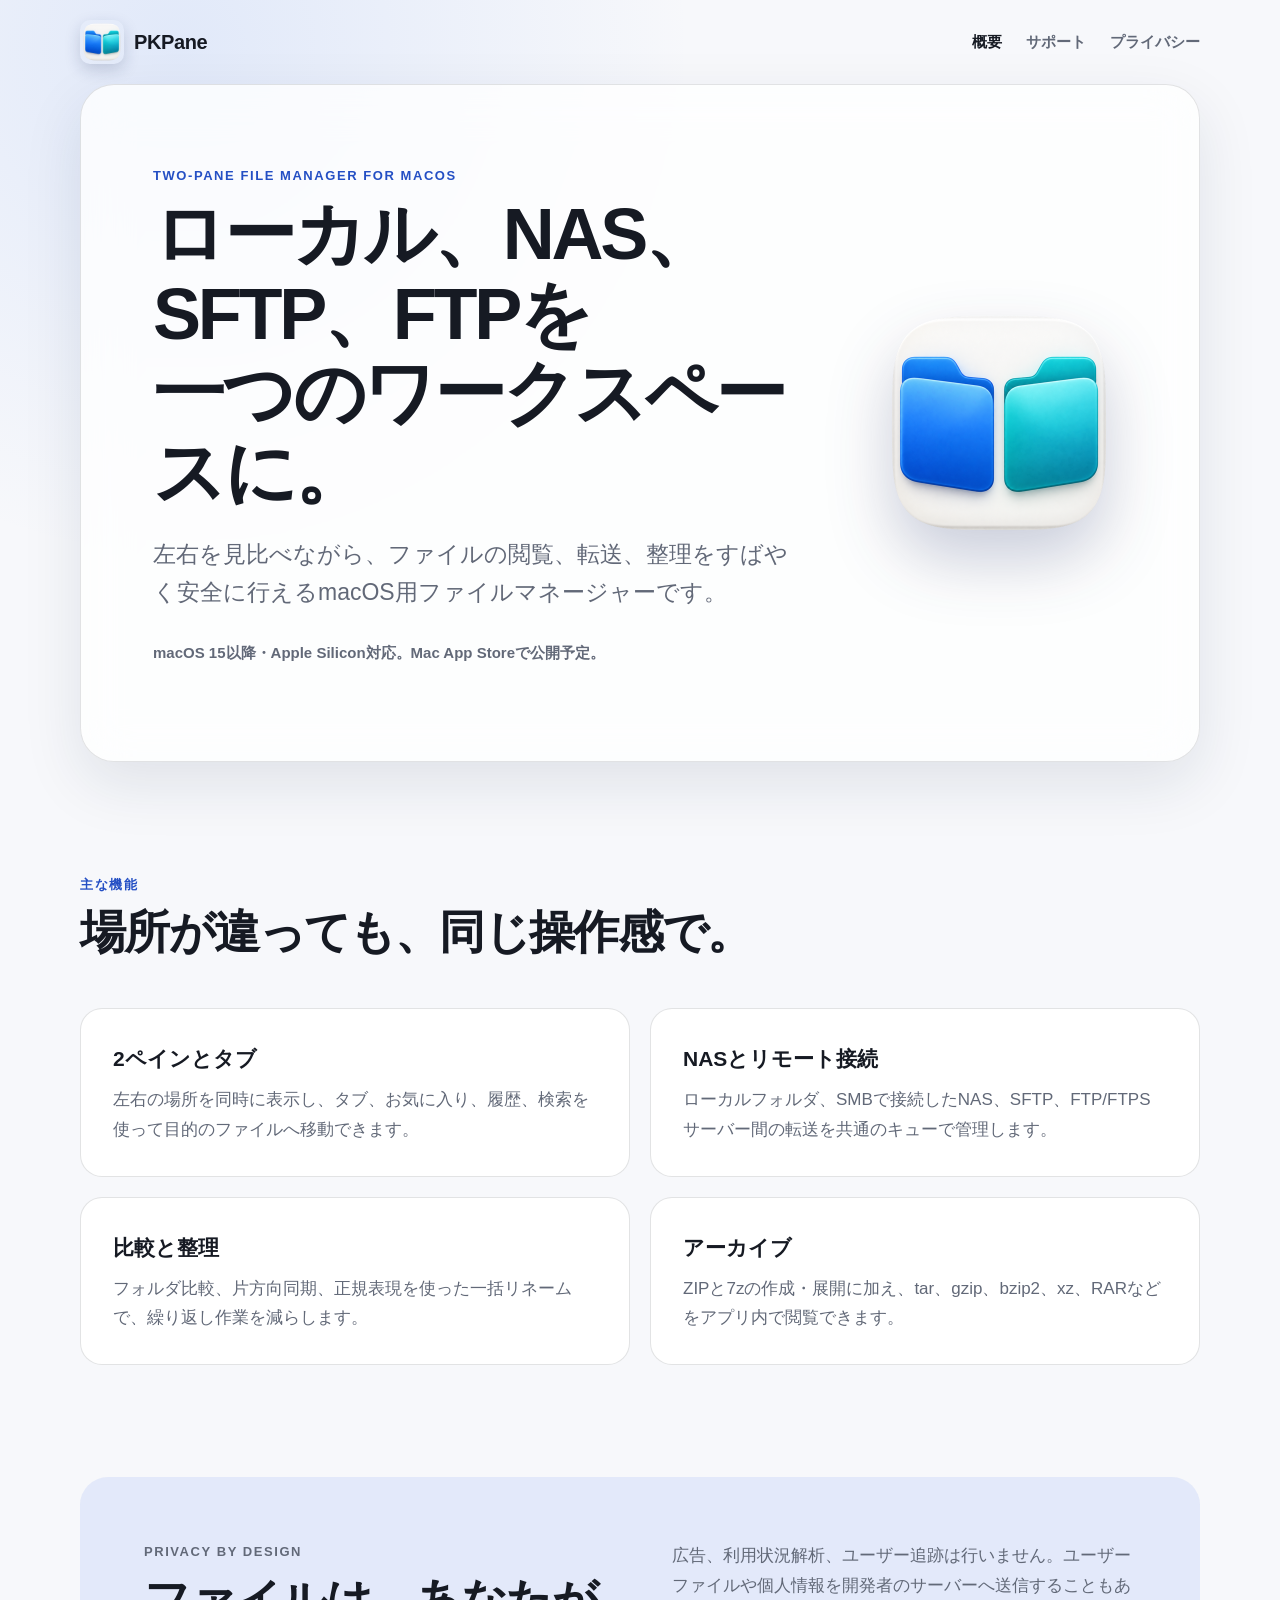
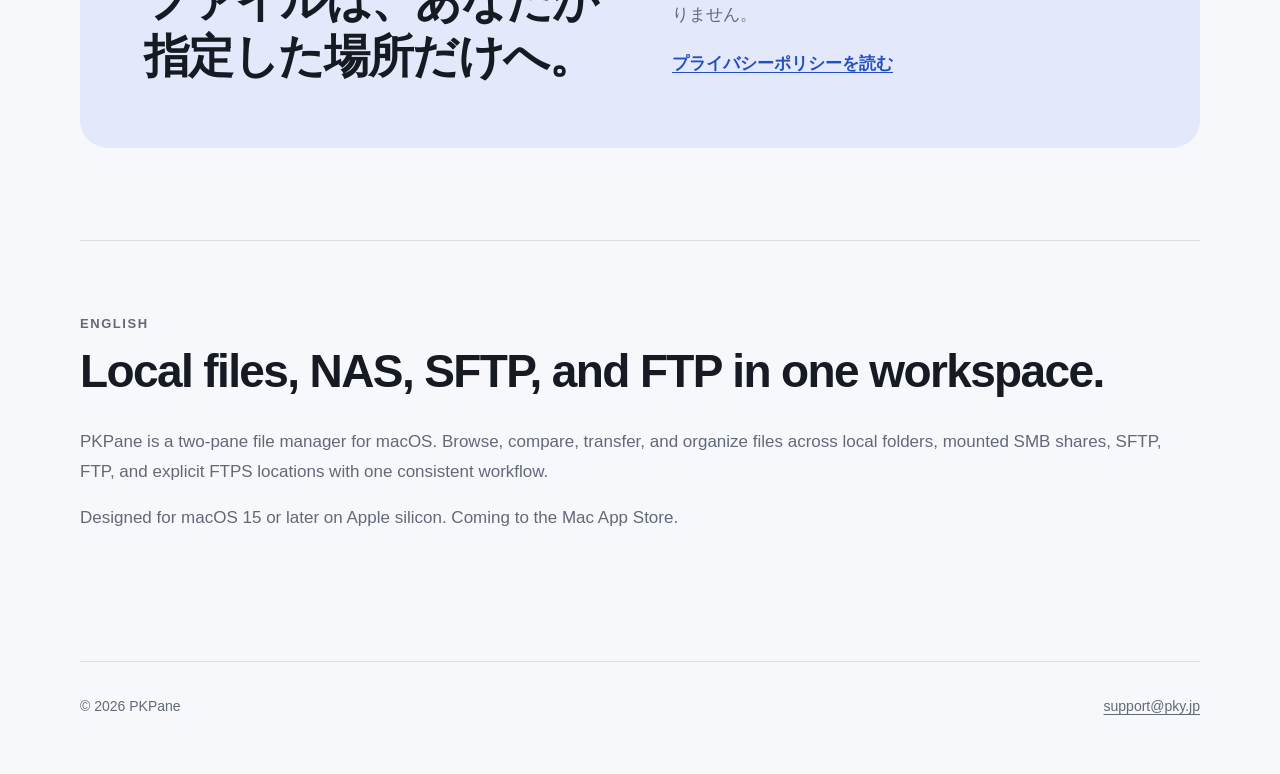
<file: site/index.html>
<!doctype html>
<html lang="ja">
<head>
  <meta charset="utf-8">
  <meta name="viewport" content="width=device-width, initial-scale=1">
  <meta name="description" content="PKPaneは、ローカル、NAS、SFTP、FTP/FTPSを一つの画面で扱えるmacOS用2ペインファイルマネージャーです。">
  <meta name="theme-color" content="#111827">
  <link rel="canonical" href="https://pkpane.pky.jp/">
  <link rel="icon" href="assets/app-icon.png">
  <link rel="stylesheet" href="assets/site.css">
  <title>PKPane — macOS用2ペインファイルマネージャー</title>
</head>
<body>
  <header class="site-header">
    <a class="brand" href="./" aria-label="PKPane ホーム">
      <img src="assets/app-icon.png" width="44" height="44" alt="">
      <span>PKPane</span>
    </a>
    <nav aria-label="メインナビゲーション">
      <a aria-current="page" href="./">概要</a>
      <a href="support/">サポート</a>
      <a href="privacy/">プライバシー</a>
    </nav>
  </header>

  <main>
    <section class="hero">
      <div>
        <p class="eyebrow">Two-pane file manager for macOS</p>
        <h1>ローカル、NAS、SFTP、FTPを<br>一つのワークスペースに。</h1>
        <p class="lead">左右を見比べながら、ファイルの閲覧、転送、整理をすばやく安全に行えるmacOS用ファイルマネージャーです。</p>
        <p class="availability">macOS 15以降・Apple Silicon対応。Mac App Storeで公開予定。</p>
      </div>
      <img class="hero-icon" src="assets/app-icon.png" width="256" height="256" alt="PKPaneアプリアイコン">
    </section>

    <section class="section" aria-labelledby="features-title">
      <p class="eyebrow">主な機能</p>
      <h2 id="features-title">場所が違っても、同じ操作感で。</h2>
      <div class="cards">
        <article class="card">
          <h3>2ペインとタブ</h3>
          <p>左右の場所を同時に表示し、タブ、お気に入り、履歴、検索を使って目的のファイルへ移動できます。</p>
        </article>
        <article class="card">
          <h3>NASとリモート接続</h3>
          <p>ローカルフォルダ、SMBで接続したNAS、SFTP、FTP/FTPSサーバー間の転送を共通のキューで管理します。</p>
        </article>
        <article class="card">
          <h3>比較と整理</h3>
          <p>フォルダ比較、片方向同期、正規表現を使った一括リネームで、繰り返し作業を減らします。</p>
        </article>
        <article class="card">
          <h3>アーカイブ</h3>
          <p>ZIPと7zの作成・展開に加え、tar、gzip、bzip2、xz、RARなどをアプリ内で閲覧できます。</p>
        </article>
      </div>
    </section>

    <section class="section privacy-summary" aria-labelledby="privacy-title">
      <div>
        <p class="eyebrow">Privacy by design</p>
        <h2 id="privacy-title">ファイルは、あなたが指定した場所だけへ。</h2>
      </div>
      <div>
        <p>広告、利用状況解析、ユーザー追跡は行いません。ユーザーファイルや個人情報を開発者のサーバーへ送信することもありません。</p>
        <a class="text-link" href="privacy/">プライバシーポリシーを読む</a>
      </div>
    </section>

    <section class="section english" lang="en" aria-labelledby="english-title">
      <p class="eyebrow">English</p>
      <h2 id="english-title">Local files, NAS, SFTP, and FTP in one workspace.</h2>
      <p>PKPane is a two-pane file manager for macOS. Browse, compare, transfer, and organize files across local folders, mounted SMB shares, SFTP, FTP, and explicit FTPS locations with one consistent workflow.</p>
      <p>Designed for macOS 15 or later on Apple silicon. Coming to the Mac App Store.</p>
    </section>
  </main>

  <footer>
    <span>© 2026 PKPane</span>
    <span><a href="mailto:support@pky.jp">support@pky.jp</a></span>
  </footer>
</body>
</html>
</file>
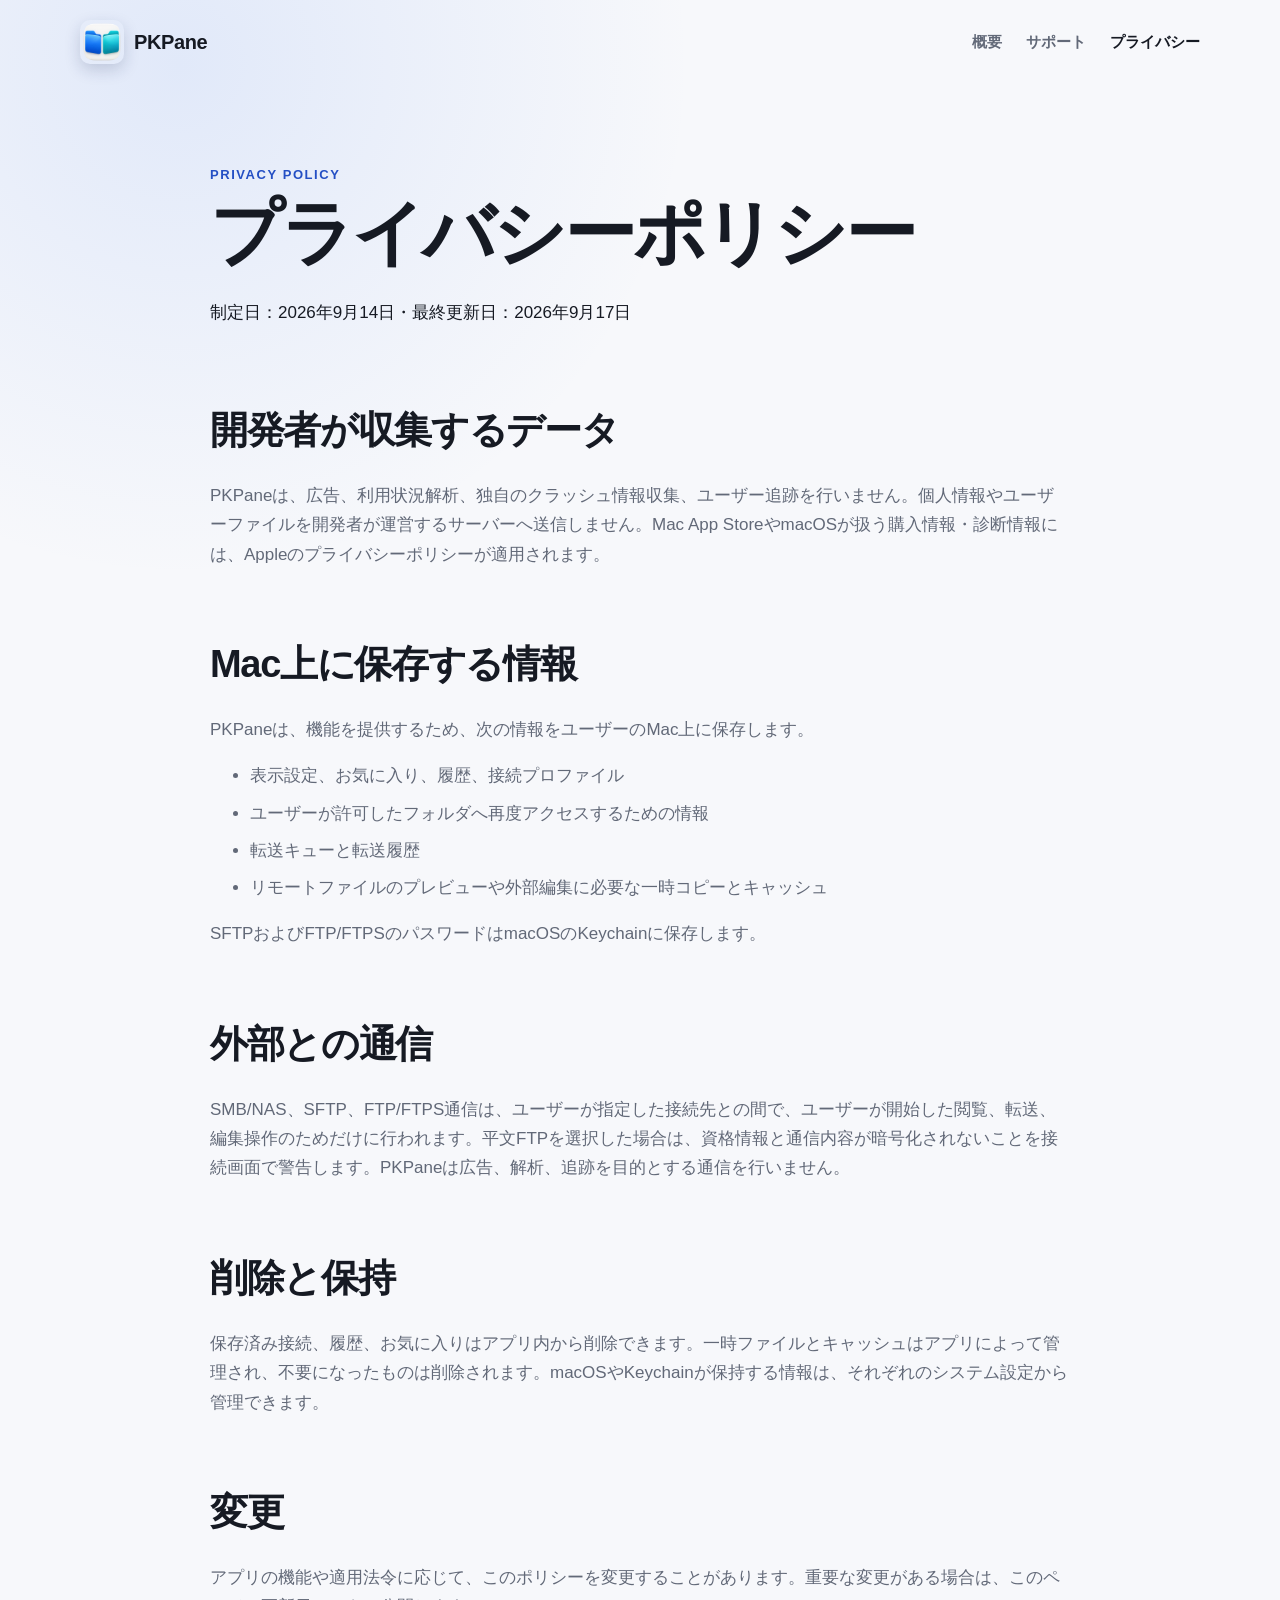
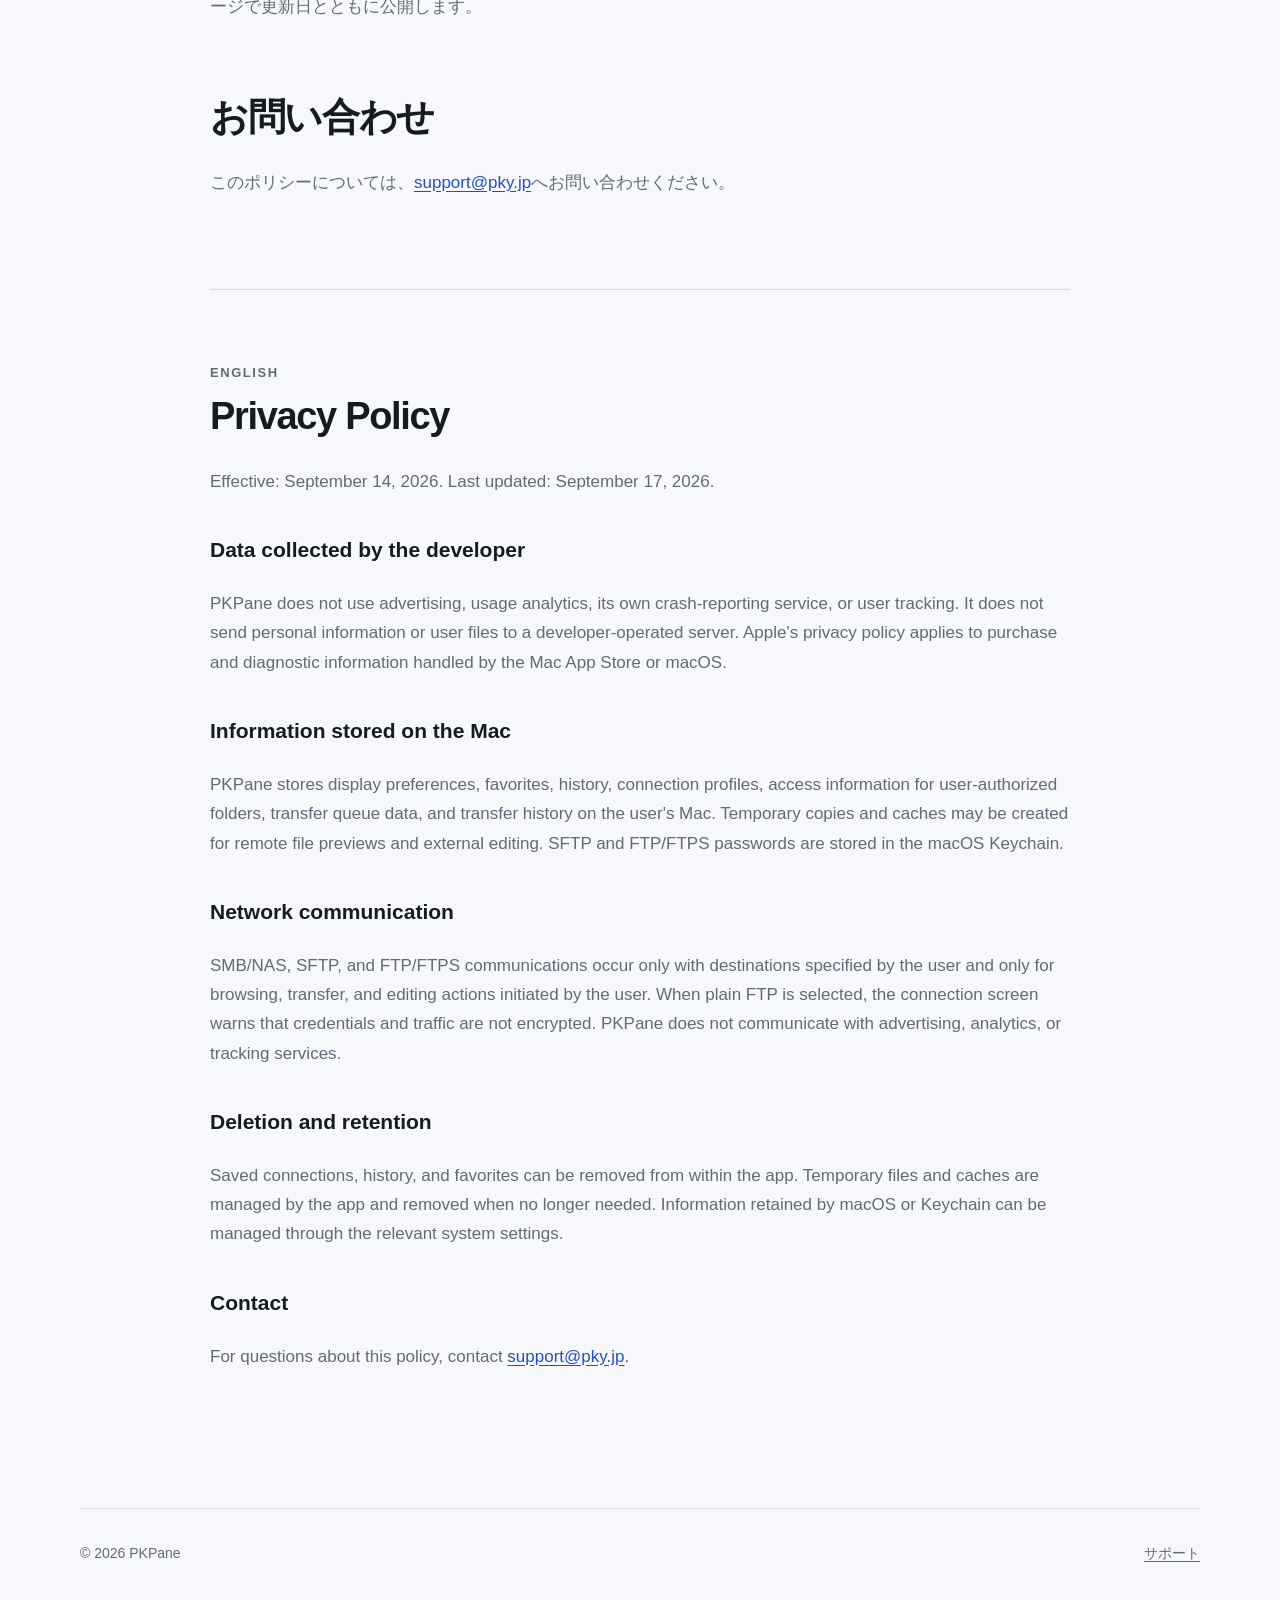
<file: site/privacy/index.html>
<!doctype html>
<html lang="ja">
<head>
  <meta charset="utf-8">
  <meta name="viewport" content="width=device-width, initial-scale=1">
  <meta name="description" content="PKPaneのプライバシーポリシー。収集するデータと端末内に保存する情報について説明します。">
  <meta name="theme-color" content="#111827">
  <link rel="canonical" href="https://pkpane.pky.jp/privacy/">
  <link rel="icon" href="../assets/app-icon.png">
  <link rel="stylesheet" href="../assets/site.css">
  <title>プライバシーポリシー — PKPane</title>
</head>
<body>
  <header class="site-header">
    <a class="brand" href="../" aria-label="PKPane ホーム">
      <img src="../assets/app-icon.png" width="44" height="44" alt="">
      <span>PKPane</span>
    </a>
    <nav aria-label="メインナビゲーション">
      <a href="../">概要</a>
      <a href="../support/">サポート</a>
      <a aria-current="page" href="./">プライバシー</a>
    </nav>
  </header>

  <main class="document legal">
    <header class="page-title">
      <p class="eyebrow">Privacy Policy</p>
      <h1>プライバシーポリシー</h1>
      <p>制定日：2026年9月14日・最終更新日：2026年9月17日</p>
    </header>

    <section>
      <h2>開発者が収集するデータ</h2>
      <p>PKPaneは、広告、利用状況解析、独自のクラッシュ情報収集、ユーザー追跡を行いません。個人情報やユーザーファイルを開発者が運営するサーバーへ送信しません。Mac App StoreやmacOSが扱う購入情報・診断情報には、Appleのプライバシーポリシーが適用されます。</p>
    </section>

    <section>
      <h2>Mac上に保存する情報</h2>
      <p>PKPaneは、機能を提供するため、次の情報をユーザーのMac上に保存します。</p>
      <ul>
        <li>表示設定、お気に入り、履歴、接続プロファイル</li>
        <li>ユーザーが許可したフォルダへ再度アクセスするための情報</li>
        <li>転送キューと転送履歴</li>
        <li>リモートファイルのプレビューや外部編集に必要な一時コピーとキャッシュ</li>
      </ul>
      <p>SFTPおよびFTP/FTPSのパスワードはmacOSのKeychainに保存します。</p>
    </section>

    <section>
      <h2>外部との通信</h2>
      <p>SMB/NAS、SFTP、FTP/FTPS通信は、ユーザーが指定した接続先との間で、ユーザーが開始した閲覧、転送、編集操作のためだけに行われます。平文FTPを選択した場合は、資格情報と通信内容が暗号化されないことを接続画面で警告します。PKPaneは広告、解析、追跡を目的とする通信を行いません。</p>
    </section>

    <section>
      <h2>削除と保持</h2>
      <p>保存済み接続、履歴、お気に入りはアプリ内から削除できます。一時ファイルとキャッシュはアプリによって管理され、不要になったものは削除されます。macOSやKeychainが保持する情報は、それぞれのシステム設定から管理できます。</p>
    </section>

    <section>
      <h2>変更</h2>
      <p>アプリの機能や適用法令に応じて、このポリシーを変更することがあります。重要な変更がある場合は、このページで更新日とともに公開します。</p>
    </section>

    <section>
      <h2>お問い合わせ</h2>
      <p>このポリシーについては、<a href="mailto:support@pky.jp">support@pky.jp</a>へお問い合わせください。</p>
    </section>

    <section class="english" lang="en" aria-labelledby="english-privacy-title">
      <p class="eyebrow">English</p>
      <h2 id="english-privacy-title">Privacy Policy</h2>
      <p>Effective: September 14, 2026. Last updated: September 17, 2026.</p>

      <h3>Data collected by the developer</h3>
      <p>PKPane does not use advertising, usage analytics, its own crash-reporting service, or user tracking. It does not send personal information or user files to a developer-operated server. Apple's privacy policy applies to purchase and diagnostic information handled by the Mac App Store or macOS.</p>

      <h3>Information stored on the Mac</h3>
      <p>PKPane stores display preferences, favorites, history, connection profiles, access information for user-authorized folders, transfer queue data, and transfer history on the user's Mac. Temporary copies and caches may be created for remote file previews and external editing. SFTP and FTP/FTPS passwords are stored in the macOS Keychain.</p>

      <h3>Network communication</h3>
      <p>SMB/NAS, SFTP, and FTP/FTPS communications occur only with destinations specified by the user and only for browsing, transfer, and editing actions initiated by the user. When plain FTP is selected, the connection screen warns that credentials and traffic are not encrypted. PKPane does not communicate with advertising, analytics, or tracking services.</p>

      <h3>Deletion and retention</h3>
      <p>Saved connections, history, and favorites can be removed from within the app. Temporary files and caches are managed by the app and removed when no longer needed. Information retained by macOS or Keychain can be managed through the relevant system settings.</p>

      <h3>Contact</h3>
      <p>For questions about this policy, contact <a href="mailto:support@pky.jp">support@pky.jp</a>.</p>
    </section>
  </main>

  <footer>
    <span>© 2026 PKPane</span>
    <span><a href="../support/">サポート</a></span>
  </footer>
</body>
</html>
</file>
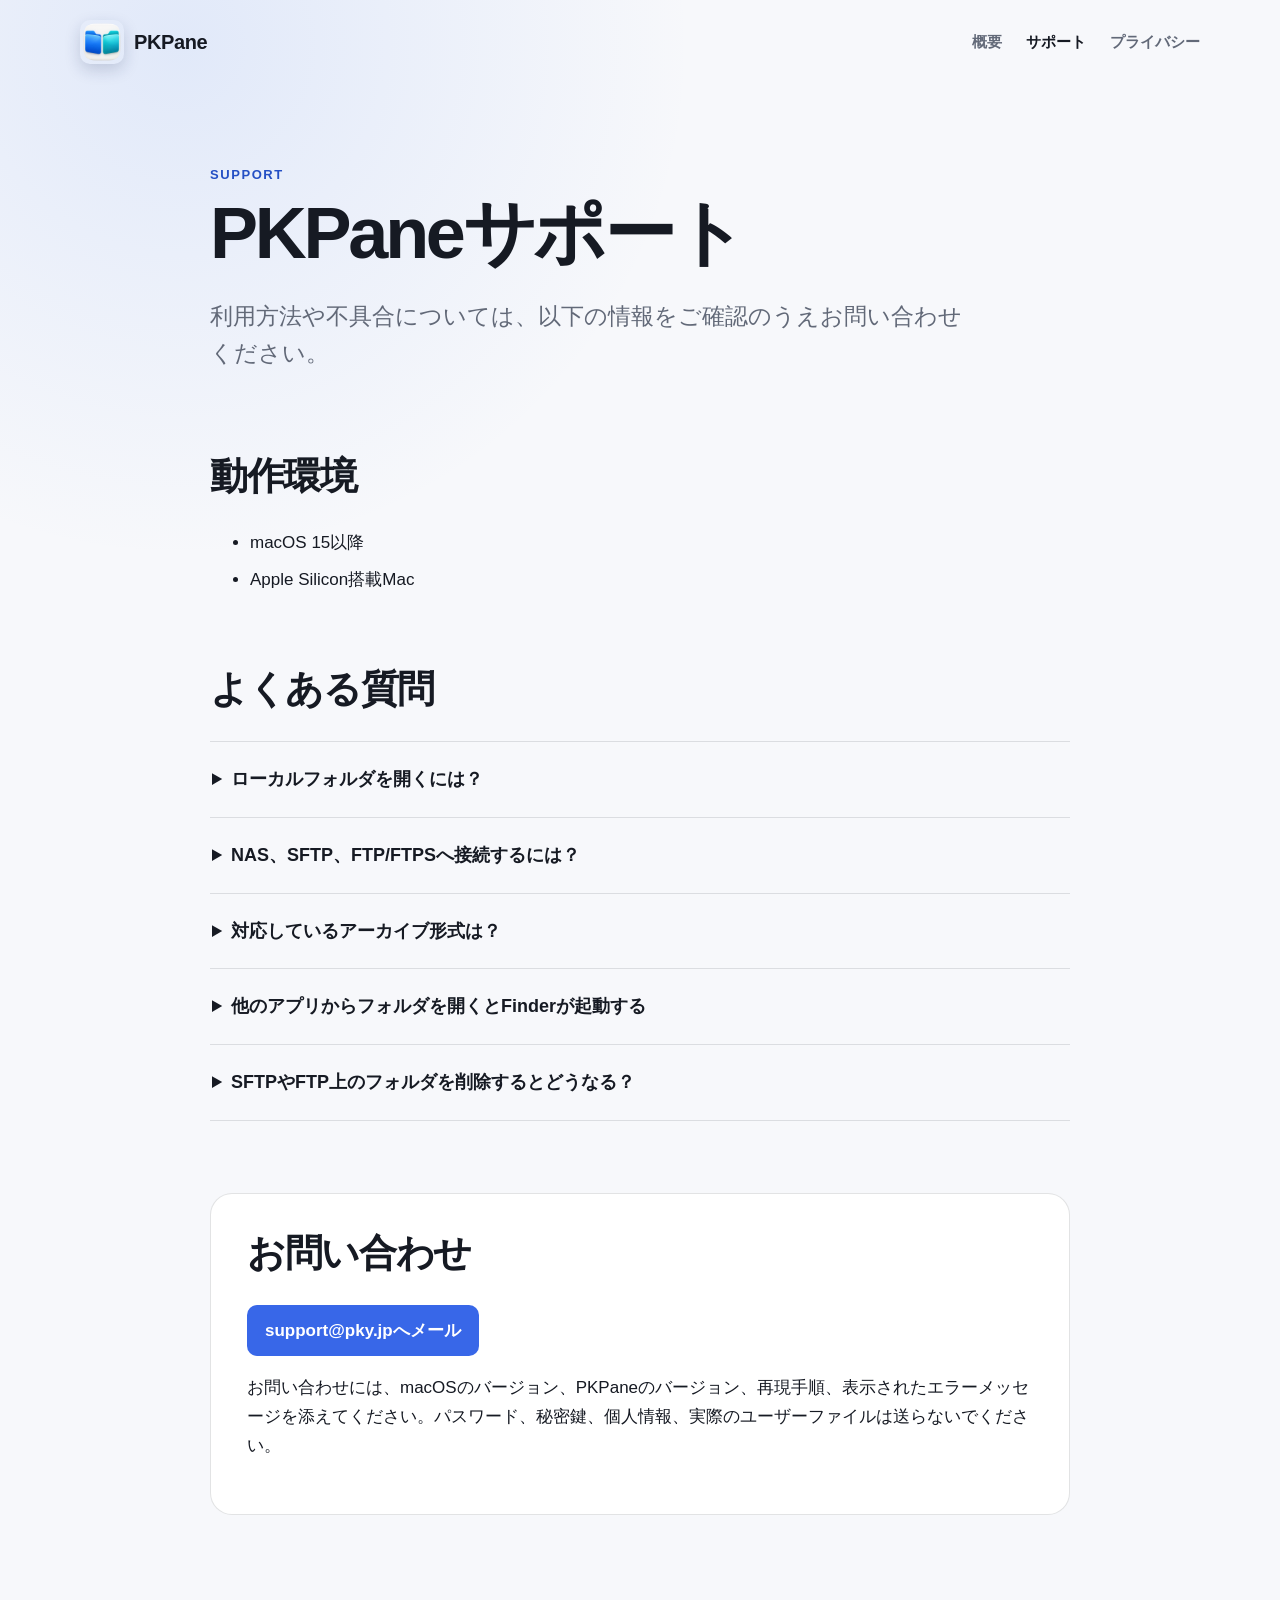
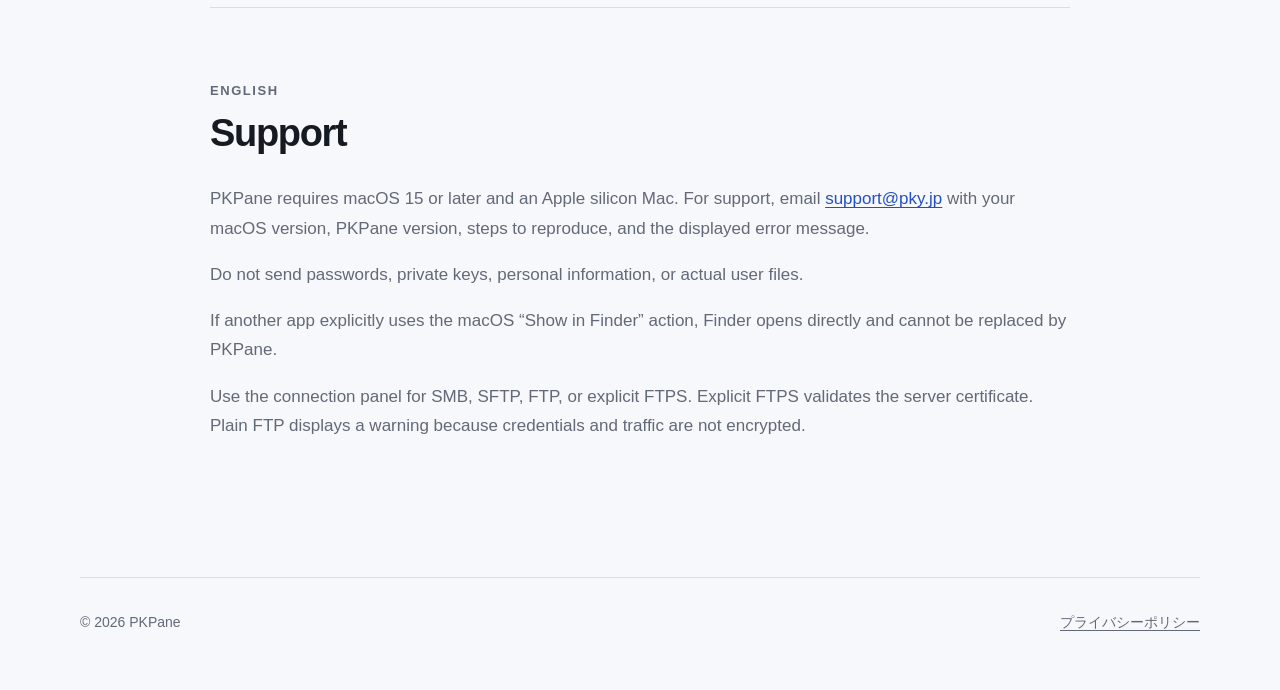
<file: site/support/index.html>
<!doctype html>
<html lang="ja">
<head>
  <meta charset="utf-8">
  <meta name="viewport" content="width=device-width, initial-scale=1">
  <meta name="description" content="PKPaneのサポート情報、動作環境、よくある質問、問い合わせ先。">
  <meta name="theme-color" content="#111827">
  <link rel="canonical" href="https://pkpane.pky.jp/support/">
  <link rel="icon" href="../assets/app-icon.png">
  <link rel="stylesheet" href="../assets/site.css">
  <title>サポート — PKPane</title>
</head>
<body>
  <header class="site-header">
    <a class="brand" href="../" aria-label="PKPane ホーム">
      <img src="../assets/app-icon.png" width="44" height="44" alt="">
      <span>PKPane</span>
    </a>
    <nav aria-label="メインナビゲーション">
      <a href="../">概要</a>
      <a aria-current="page" href="./">サポート</a>
      <a href="../privacy/">プライバシー</a>
    </nav>
  </header>

  <main class="document">
    <header class="page-title">
      <p class="eyebrow">Support</p>
      <h1>PKPaneサポート</h1>
      <p class="lead">利用方法や不具合については、以下の情報をご確認のうえお問い合わせください。</p>
    </header>

    <section aria-labelledby="environment-title">
      <h2 id="environment-title">動作環境</h2>
      <ul>
        <li>macOS 15以降</li>
        <li>Apple Silicon搭載Mac</li>
      </ul>
    </section>

    <section aria-labelledby="faq-title">
      <h2 id="faq-title">よくある質問</h2>

      <details>
        <summary>ローカルフォルダを開くには？</summary>
        <p>サイドバーの「フォルダを追加」からフォルダを選択してください。PKPaneは選択したフォルダへのアクセス許可を保存し、次回起動時に復元します。保護された場所はmacOS側の許可が別途必要になる場合があります。</p>
      </details>

      <details>
        <summary>NAS、SFTP、FTP/FTPSへ接続するには？</summary>
        <p>接続画面からSMB、SFTP、FTPの接続情報を入力します。SFTPの初回接続では、接続先が正しいことを確認するためホスト鍵を表示します。FTPは証明書を検証する明示的FTPSが既定です。平文FTPを選ぶと資格情報と通信内容が暗号化されない警告を表示します。</p>
      </details>

      <details>
        <summary>対応しているアーカイブ形式は？</summary>
        <p>ZIPと7zは作成・展開できます。ZIP、7z、tar、tar.gz、tar.bz2、tar.xz、gz、bz2、xz、RARはアプリ内で閲覧・展開できます。パスワード付き7zと、7z作成時の空フォルダ保持には対応していません。</p>
      </details>

      <details>
        <summary>他のアプリからフォルダを開くとFinderが起動する</summary>
        <p>他のアプリがmacOSの「Finderで表示」機能を使用している場合、Finderが直接起動します。この動作は呼び出し元アプリとmacOSによるもので、PKPaneへ変更できません。通常の「このアプリケーションで開く」に対応した画面では、フォルダを開く候補としてPKPaneを選択できます。</p>
      </details>

      <details>
        <summary>SFTPやFTP上のフォルダを削除するとどうなる？</summary>
        <p>SFTPとFTPにはmacOSのゴミ箱がないため、確認後にフォルダの中身を含めて完全に削除します。この操作は元に戻せません。</p>
      </details>
    </section>

    <section class="contact" aria-labelledby="contact-title">
      <h2 id="contact-title">お問い合わせ</h2>
      <p><a class="button" href="mailto:support@pky.jp">support@pky.jpへメール</a></p>
      <p>お問い合わせには、macOSのバージョン、PKPaneのバージョン、再現手順、表示されたエラーメッセージを添えてください。パスワード、秘密鍵、個人情報、実際のユーザーファイルは送らないでください。</p>
    </section>

    <section class="english" lang="en" aria-labelledby="english-support-title">
      <p class="eyebrow">English</p>
      <h2 id="english-support-title">Support</h2>
      <p>PKPane requires macOS 15 or later and an Apple silicon Mac. For support, email <a href="mailto:support@pky.jp">support@pky.jp</a> with your macOS version, PKPane version, steps to reproduce, and the displayed error message.</p>
      <p>Do not send passwords, private keys, personal information, or actual user files.</p>
      <p>If another app explicitly uses the macOS “Show in Finder” action, Finder opens directly and cannot be replaced by PKPane.</p>
      <p>Use the connection panel for SMB, SFTP, FTP, or explicit FTPS. Explicit FTPS validates the server certificate. Plain FTP displays a warning because credentials and traffic are not encrypted.</p>
    </section>
  </main>

  <footer>
    <span>© 2026 PKPane</span>
    <span><a href="../privacy/">プライバシーポリシー</a></span>
  </footer>
</body>
</html>
</file>
<file: site/assets/site.css>
:root {
  color-scheme: light dark;
  --background: #f7f8fb;
  --surface: rgba(255, 255, 255, 0.78);
  --surface-strong: #ffffff;
  --text: #161a23;
  --muted: #626978;
  --border: rgba(22, 26, 35, 0.12);
  --accent: #3867e8;
  --accent-strong: #244fc4;
  --accent-soft: rgba(56, 103, 232, 0.1);
  --shadow: 0 22px 60px rgba(23, 35, 70, 0.1);
}

* {
  box-sizing: border-box;
}

html {
  scroll-behavior: smooth;
}

body {
  margin: 0;
  background:
    radial-gradient(circle at 14% 2%, rgba(91, 141, 239, 0.14), transparent 32rem),
    var(--background);
  color: var(--text);
  font-family: -apple-system, BlinkMacSystemFont, "Helvetica Neue", "Hiragino Sans", sans-serif;
  font-size: 17px;
  line-height: 1.72;
}

a {
  color: var(--accent-strong);
  text-underline-offset: 0.2em;
}

a:focus-visible,
summary:focus-visible {
  border-radius: 6px;
  outline: 3px solid color-mix(in srgb, var(--accent), transparent 45%);
  outline-offset: 3px;
}

.site-header,
main,
footer {
  width: min(1120px, calc(100% - 40px));
  margin-inline: auto;
}

.site-header {
  display: flex;
  align-items: center;
  justify-content: space-between;
  min-height: 84px;
  gap: 24px;
}

.brand {
  display: inline-flex;
  align-items: center;
  gap: 10px;
  color: var(--text);
  font-size: 20px;
  font-weight: 720;
  letter-spacing: -0.02em;
  text-decoration: none;
}

.brand img {
  border-radius: 10px;
  box-shadow: 0 6px 16px rgba(24, 41, 87, 0.18);
}

nav {
  display: flex;
  align-items: center;
  gap: 24px;
  font-size: 15px;
}

nav a {
  color: var(--muted);
  font-weight: 600;
  text-decoration: none;
}

nav a:hover,
nav a[aria-current="page"] {
  color: var(--text);
}

.hero {
  display: grid;
  grid-template-columns: minmax(0, 1fr) auto;
  align-items: center;
  min-height: 610px;
  gap: 80px;
  padding: 80px 72px;
  overflow: hidden;
  border: 1px solid var(--border);
  border-radius: 34px;
  background: var(--surface);
  box-shadow: var(--shadow);
  backdrop-filter: blur(24px);
}

.hero h1,
.page-title h1 {
  max-width: 780px;
  margin: 8px 0 24px;
  font-size: clamp(42px, 6vw, 72px);
  line-height: 1.1;
  letter-spacing: -0.045em;
}

.hero-icon {
  width: min(25vw, 256px);
  height: auto;
  border-radius: 24%;
  filter: drop-shadow(0 30px 32px rgba(26, 45, 96, 0.23));
}

.eyebrow {
  margin: 0;
  color: var(--accent-strong);
  font-size: 13px;
  font-weight: 760;
  letter-spacing: 0.12em;
  text-transform: uppercase;
}

.lead {
  max-width: 760px;
  color: var(--muted);
  font-size: clamp(19px, 2vw, 23px);
  line-height: 1.65;
}

.availability {
  margin-top: 28px;
  color: var(--muted);
  font-size: 15px;
  font-weight: 620;
}

.section {
  padding: 112px 0;
}

.section h2,
.document h2 {
  margin: 8px 0 28px;
  font-size: clamp(30px, 4vw, 46px);
  line-height: 1.22;
  letter-spacing: -0.035em;
}

.cards {
  display: grid;
  grid-template-columns: repeat(2, minmax(0, 1fr));
  gap: 20px;
  margin-top: 48px;
}

.card {
  padding: 32px;
  border: 1px solid var(--border);
  border-radius: 22px;
  background: var(--surface-strong);
}

.card h3 {
  margin: 0 0 8px;
  font-size: 21px;
}

.card p,
.privacy-summary p {
  margin: 0;
  color: var(--muted);
}

.privacy-summary {
  display: grid;
  grid-template-columns: 1fr 1fr;
  gap: 64px;
  margin-bottom: 92px;
  padding: 64px;
  border-radius: 28px;
  background: var(--accent-soft);
}

.privacy-summary h2 {
  margin-bottom: 0;
}

.text-link {
  display: inline-block;
  margin-top: 20px;
  font-weight: 700;
}

.document {
  max-width: 860px;
  padding: 80px 0 120px;
}

.page-title {
  margin-bottom: 80px;
}

.document section:not(.english) {
  margin-top: 72px;
}

.document h2 {
  font-size: clamp(28px, 4vw, 38px);
}

.document h3 {
  margin-top: 36px;
  font-size: 21px;
}

.document li + li {
  margin-top: 8px;
}

details {
  border-top: 1px solid var(--border);
  padding: 22px 2px;
}

details:last-child {
  border-bottom: 1px solid var(--border);
}

summary {
  cursor: pointer;
  font-size: 18px;
  font-weight: 700;
}

details p {
  margin: 16px 30px 0 0;
  color: var(--muted);
}

.contact {
  padding: 36px;
  border: 1px solid var(--border);
  border-radius: 22px;
  background: var(--surface-strong);
}

.contact h2 {
  margin-top: 0;
}

.button {
  display: inline-block;
  padding: 11px 18px;
  border-radius: 10px;
  background: var(--accent);
  color: #ffffff;
  font-weight: 700;
  text-decoration: none;
}

.button:hover {
  background: var(--accent-strong);
}

.english {
  margin-top: 92px;
  padding-top: 72px;
  border-top: 1px solid var(--border);
}

.english h2 {
  margin-top: 8px;
}

.english p,
.legal section p,
.legal section li {
  color: var(--muted);
}

footer {
  display: flex;
  justify-content: space-between;
  gap: 24px;
  padding: 32px 0 56px;
  border-top: 1px solid var(--border);
  color: var(--muted);
  font-size: 14px;
}

footer a {
  color: inherit;
}

@media (prefers-color-scheme: dark) {
  :root {
    --background: #0d1119;
    --surface: rgba(23, 29, 40, 0.8);
    --surface-strong: #171d28;
    --text: #f3f5f9;
    --muted: #aab2c1;
    --border: rgba(233, 238, 248, 0.12);
    --accent: #7398ff;
    --accent-strong: #a9c0ff;
    --accent-soft: rgba(91, 131, 238, 0.13);
    --shadow: 0 22px 60px rgba(0, 0, 0, 0.28);
  }
}

@media (max-width: 760px) {
  body {
    font-size: 16px;
  }

  .site-header,
  main,
  footer {
    width: min(100% - 28px, 1120px);
  }

  .site-header {
    align-items: flex-start;
    flex-direction: column;
    padding: 16px 0 22px;
  }

  nav {
    width: 100%;
    justify-content: space-between;
    gap: 12px;
  }

  .hero {
    grid-template-columns: 1fr;
    min-height: auto;
    gap: 48px;
    padding: 52px 28px;
  }

  .hero-icon {
    width: 156px;
    grid-row: 1;
  }

  .hero h1,
  .page-title h1 {
    font-size: clamp(38px, 12vw, 56px);
  }

  .section {
    padding: 80px 0;
  }

  .cards,
  .privacy-summary {
    grid-template-columns: 1fr;
  }

  .privacy-summary {
    gap: 28px;
    margin-bottom: 64px;
    padding: 36px 28px;
  }

  .document {
    padding: 52px 0 88px;
  }

  .page-title {
    margin-bottom: 56px;
  }

  footer {
    flex-direction: column;
    gap: 8px;
  }
}

@media (prefers-reduced-motion: reduce) {
  html {
    scroll-behavior: auto;
  }
}
</file>
